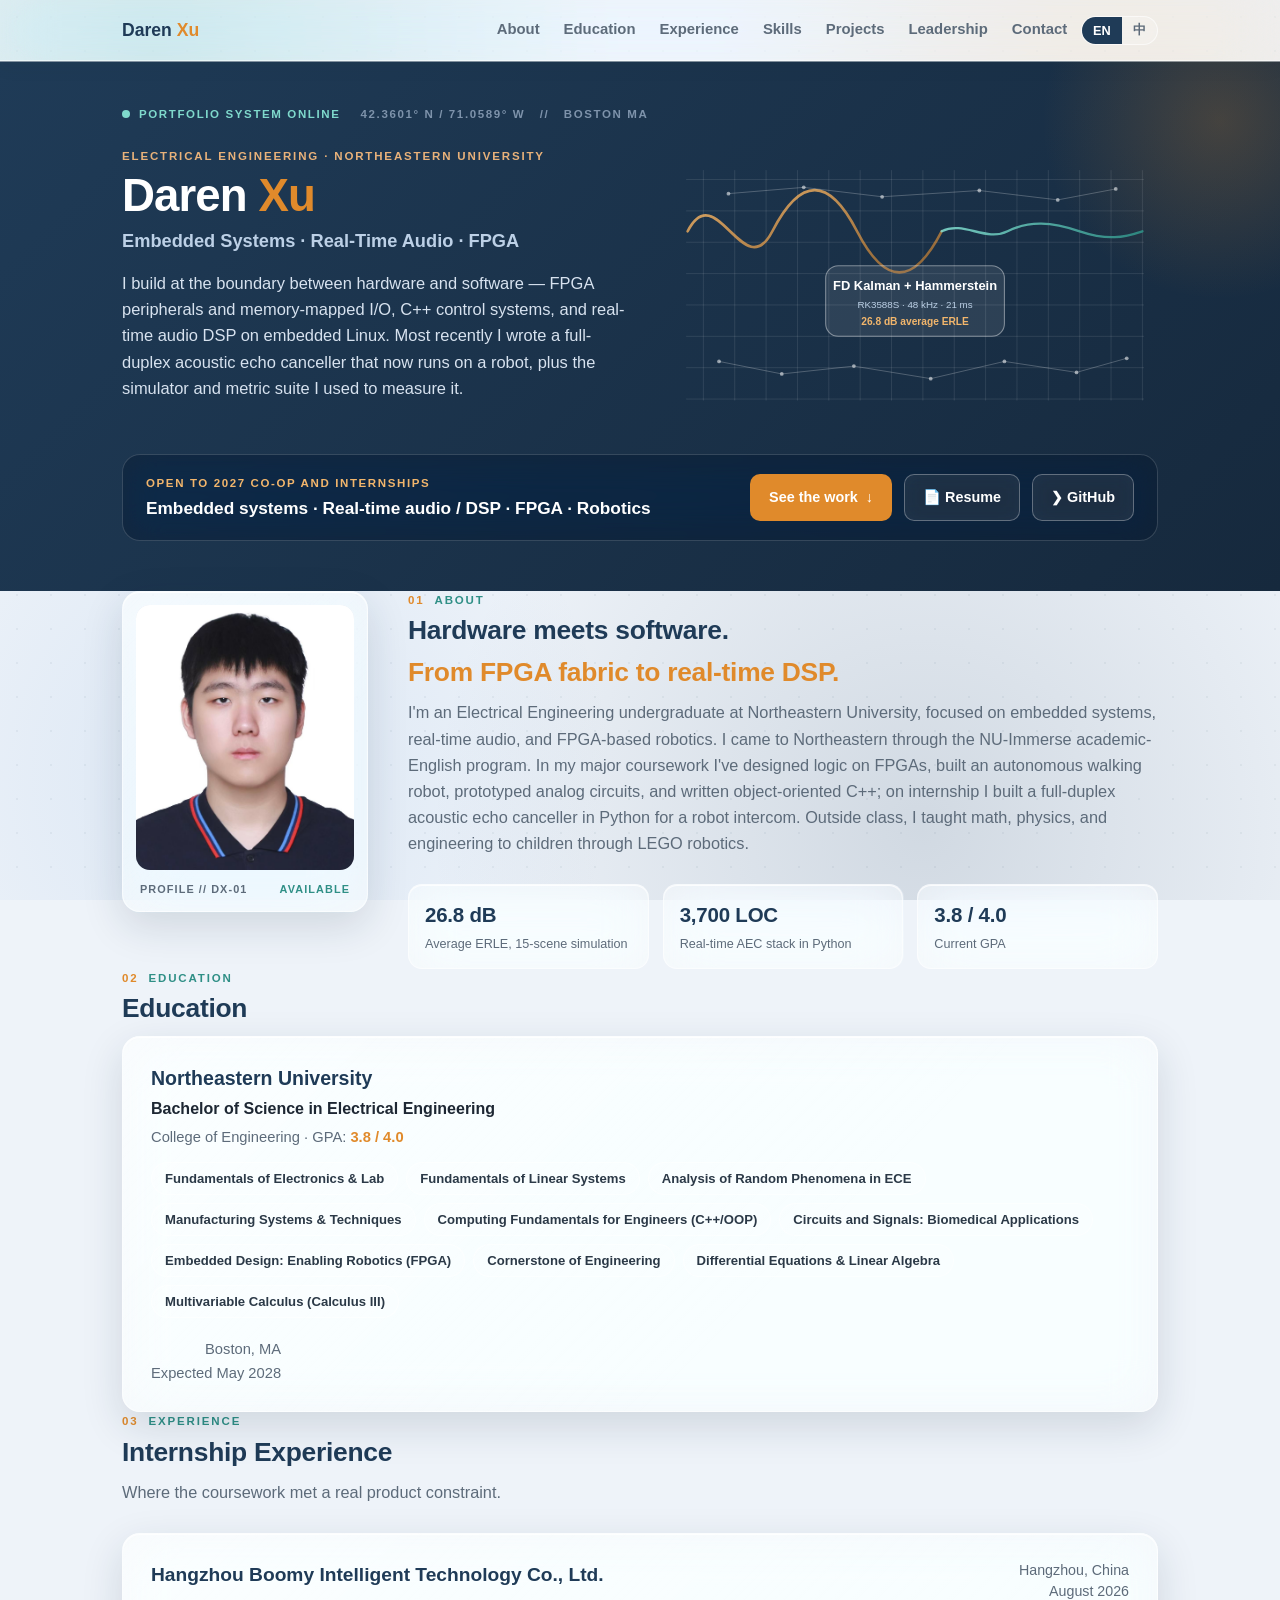
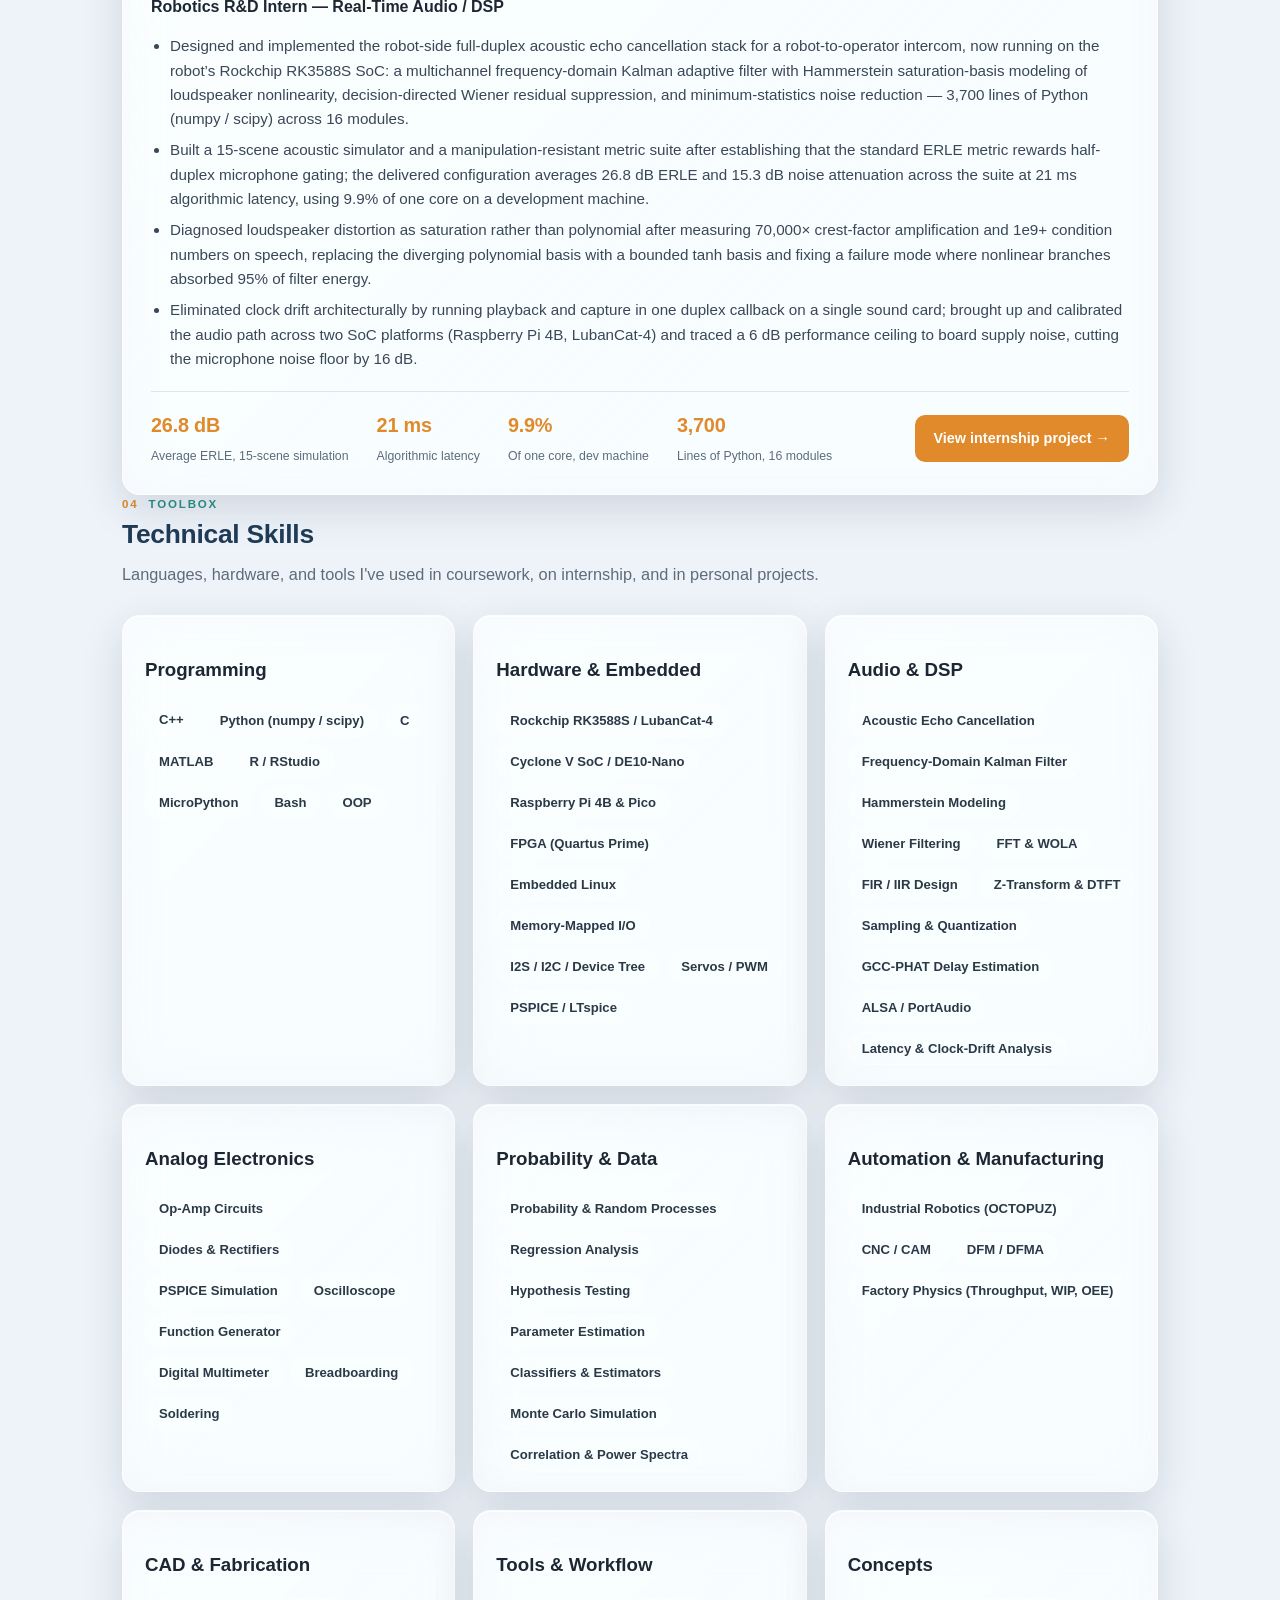
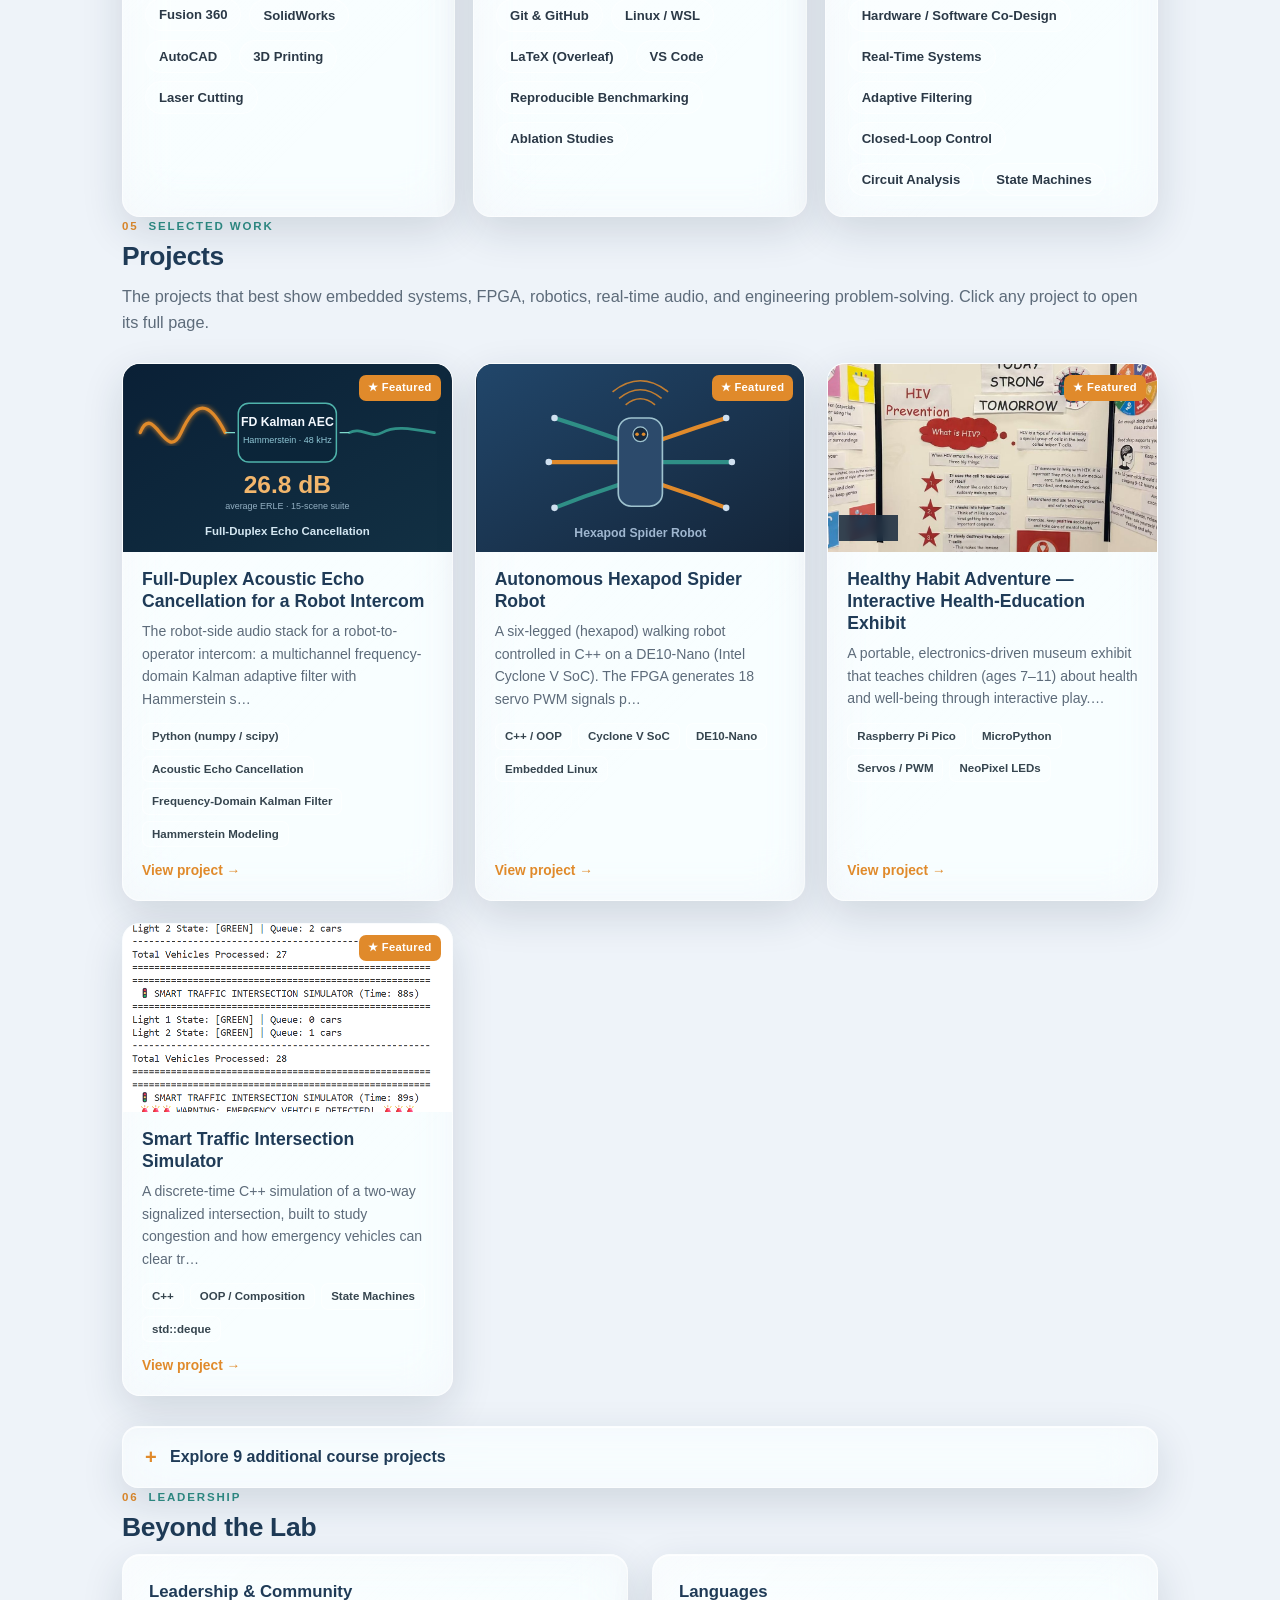
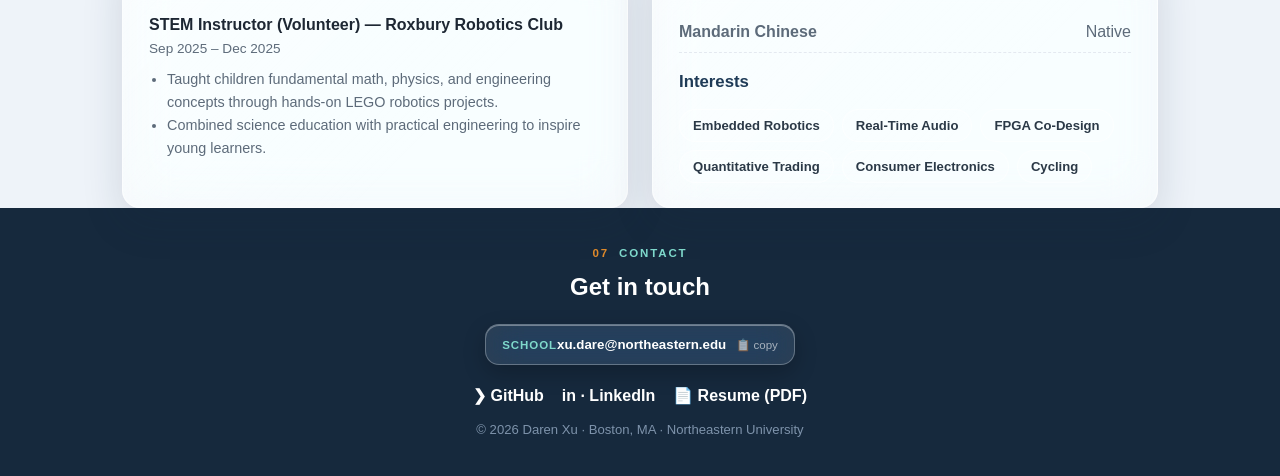
<file: index.html>
<!doctype html><html lang="en"><head><script>try{document.documentElement.setAttribute("data-lang",localStorage.getItem("lang")||"en")}catch(e){document.documentElement.setAttribute("data-lang","en")}</script>
<meta charset="utf-8"><meta name="viewport" content="width=device-width,initial-scale=1">
<title>Daren Xu · Embedded Systems, Real-Time Audio &amp; FPGA</title>
<meta name="description" content="Electrical Engineering portfolio of Daren Xu (Northeastern University) — embedded systems, real-time audio DSP, acoustic echo cancellation, FPGA, C++, and robotics."><meta property="og:title" content="Daren Xu · Embedded Systems, Real-Time Audio &amp; FPGA"><meta property="og:description" content="Electrical Engineering portfolio of Daren Xu (Northeastern University) — embedded systems, real-time audio DSP, acoustic echo cancellation, FPGA, C++, and robotics."><meta property="og:type" content="website"><meta property="og:image" content="https://darenxu.com/assets/og-card.png"><meta name="twitter:card" content="summary_large_image"><meta name="twitter:title" content="Daren Xu · Embedded Systems, Real-Time Audio &amp; FPGA"><meta name="twitter:description" content="Electrical Engineering portfolio of Daren Xu (Northeastern University) — embedded systems, real-time audio DSP, acoustic echo cancellation, FPGA, C++, and robotics."><meta name="twitter:image" content="https://darenxu.com/assets/og-card.png"><link rel="icon" type="image/svg+xml" href="assets/favicon.svg"><link rel="canonical" href="https://darenxu.com/index.html">
<script type="application/ld+json">{"@context": "https://schema.org", "@type": "Person", "name": "Daren Xu", "jobTitle": "Electrical Engineering Student", "affiliation": {"@type": "CollegeOrUniversity", "name": "Northeastern University"}, "email": "mailto:xu.dare@northeastern.edu", "address": {"@type": "PostalAddress", "addressLocality": "Boston", "addressRegion": "MA"}, "sameAs": ["https://github.com/Daren210523", "https://www.linkedin.com/in/daren-xu-53a20a3a8"], "knowsAbout": ["Embedded systems", "FPGA", "C++", "Robotics", "Real-time audio", "Acoustic echo cancellation", "Adaptive filtering", "Signal processing"], "url": "https://darenxu.com/"}</script>
<link rel="stylesheet" href="assets/styles.css?v=cf0dbdbd"></head><body>
<a class="skip-link" href="#main-content">Skip to main content</a>
<canvas id="bgCanvas" aria-hidden="true"></canvas>
<div class="scroll-progress" aria-hidden="true"><span></span></div>
<nav aria-label="Primary navigation"><div class="wrap nav-in"><a class="brand" href="#top">Daren <span>Xu</span></a><div class="nav-right"><div class="nav-links" id="primary-navigation"><a href="#about"><span lang="en">About</span><span lang="zh">关于</span></a><a href="#education"><span lang="en">Education</span><span lang="zh">教育</span></a><a href="#experience"><span lang="en">Experience</span><span lang="zh">经历</span></a><a href="#skills"><span lang="en">Skills</span><span lang="zh">技能</span></a><a href="#projects"><span lang="en">Projects</span><span lang="zh">项目</span></a><a href="#more"><span lang="en">Leadership</span><span lang="zh">领导力</span></a><a href="#contact"><span lang="en">Contact</span><span lang="zh">联系</span></a></div><div class="langsw" role="group" aria-label="Language"><button type="button" class="lang-opt" data-set="en" aria-label="Show English">EN</button><button type="button" class="lang-opt" data-set="zh" aria-label="显示中文">中</button></div><button class="nav-toggle" type="button" aria-label="Open navigation menu" aria-controls="primary-navigation" aria-expanded="false">&#9776;</button></div></div></nav>
<header class="hero" id="top"><canvas id="heroCanvas" aria-hidden="true"></canvas>
  <div class="wrap hero-hud">
    <div class="hero-topline">
      <span class="system-online"><i class="pulse" aria-hidden="true"></i><span lang="en">Portfolio system online</span><span lang="zh">作品集系统在线</span></span>
      <span class="hero-coordinates">42.3601&deg; N / 71.0589&deg; W &nbsp; // &nbsp; BOSTON MA</span>
    </div>
    <div class="hero-main">
      <div class="hero-copy">
        <div class="eyebrow" style="color:#e9b27a"><span lang="en">Electrical Engineering · Northeastern University</span><span lang="zh">电气工程 · 东北大学</span></div>
        <h1>Daren <b>Xu</b></h1>
        <div class="role"><span lang="en">Embedded Systems · Real-Time Audio · FPGA</span><span lang="zh">嵌入式系统 · 实时音频 · FPGA</span></div>
        <p class="lead"><span lang="en">I build at the boundary between hardware and software — FPGA peripherals and memory-mapped I/O, C++ control systems, and real-time audio DSP on embedded Linux. Most recently I wrote a full-duplex acoustic echo canceller that now runs on a robot, plus the simulator and metric suite I used to measure it.</span><span lang="zh">我在软硬件的交界处做设计——FPGA 外设与内存映射 I/O、C++ 控制系统，以及嵌入式 Linux 上的实时音频 DSP。最近我写了一套全双工声学回声消除系统，目前已在机器人上运行，还搭建了用来测量它的仿真器与评测体系。</span></p>
      </div>
      <div class="hero-art"><svg viewBox="0 0 620 330" xmlns="http://www.w3.org/2000/svg" preserveAspectRatio="xMidYMid meet" aria-hidden="true" style="width:100%;height:auto;display:block" font-family="Segoe UI,Arial">
<defs><linearGradient id="hgA" x1="0" y1="0" x2="1" y2="1"><stop offset="0" stop-color="#f2b66c" stop-opacity=".95"/><stop offset="1" stop-color="#e08a2b" stop-opacity=".6"/></linearGradient>
<linearGradient id="hgB" x1="0" y1="0" x2="1" y2="0"><stop offset="0" stop-color="#7fd9cc"/><stop offset="1" stop-color="#2f8f86"/></linearGradient></defs>
<g stroke="rgba(255,255,255,.13)" stroke-width="1"><line x1="40" y1="18" x2="40" y2="312"/><line x1="80" y1="18" x2="80" y2="312"/><line x1="120" y1="18" x2="120" y2="312"/><line x1="160" y1="18" x2="160" y2="312"/><line x1="200" y1="18" x2="200" y2="312"/><line x1="240" y1="18" x2="240" y2="312"/><line x1="280" y1="18" x2="280" y2="312"/><line x1="320" y1="18" x2="320" y2="312"/><line x1="360" y1="18" x2="360" y2="312"/><line x1="400" y1="18" x2="400" y2="312"/><line x1="440" y1="18" x2="440" y2="312"/><line x1="480" y1="18" x2="480" y2="312"/><line x1="520" y1="18" x2="520" y2="312"/><line x1="560" y1="18" x2="560" y2="312"/><line x1="600" y1="18" x2="600" y2="312"/><line x1="18" y1="30" x2="602" y2="30"/><line x1="18" y1="70" x2="602" y2="70"/><line x1="18" y1="110" x2="602" y2="110"/><line x1="18" y1="150" x2="602" y2="150"/><line x1="18" y1="190" x2="602" y2="190"/><line x1="18" y1="230" x2="602" y2="230"/><line x1="18" y1="270" x2="602" y2="270"/><line x1="18" y1="310" x2="602" y2="310"/></g>
<g fill="none" stroke-linecap="round">
<path d="M20 96 C56 26 92 166 128 96 S200 26 236 96 S308 166 344 96" stroke="url(#hgA)" stroke-width="3.4" opacity=".95"/>
<path d="M344 96 C372 82 400 110 428 96 S484 84 520 96 S576 104 600 96" stroke="url(#hgB)" stroke-width="3" opacity=".9"/>
</g>
<g><rect x="196" y="140" width="228" height="90" rx="16" fill="rgba(255,255,255,.09)" stroke="rgba(255,255,255,.42)" stroke-width="1.4"/>
<text x="310" y="171" text-anchor="middle" fill="#ffffff" font-size="16.5" font-weight="800">FD Kalman + Hammerstein</text>
<text x="310" y="194" text-anchor="middle" fill="#bcd0e6" font-size="12.5">RK3588S &#183; 48 kHz &#183; 21 ms</text>
<text x="310" y="216" text-anchor="middle" fill="#f2b66c" font-size="13" font-weight="700">26.8 dB average ERLE</text></g>
<g fill="rgba(255,255,255,.55)"><circle cx="60" cy="262" r="2.4"/><circle cx="140" cy="278" r="2.4"/><circle cx="232" cy="268" r="2.4"/><circle cx="330" cy="284" r="2.4"/><circle cx="424" cy="262" r="2.4"/><circle cx="516" cy="276" r="2.4"/><circle cx="580" cy="258" r="2.4"/><circle cx="72" cy="48" r="2.4"/><circle cx="168" cy="40" r="2.4"/><circle cx="268" cy="52" r="2.4"/><circle cx="392" cy="44" r="2.4"/><circle cx="492" cy="56" r="2.4"/><circle cx="566" cy="42" r="2.4"/></g>
<g stroke="rgba(255,255,255,.26)" stroke-width="1.2" fill="none">
<path d="M60 262 L140 278 L232 268 L330 284 L424 262 L516 276 L580 258"/>
<path d="M72 48 L168 40 L268 52 L392 44 L492 56 L566 42"/></g>
</svg></div>
    </div>
    <div class="hero-dock">
      <div class="dock-copy"><span><span lang="en">Open to 2027 co-op and internships</span><span lang="zh">寻找 2027 年 Co-op 与实习机会</span></span><strong><span lang="en">Embedded systems · Real-time audio / DSP · FPGA · Robotics</span><span lang="zh">嵌入式系统 · 实时音频 / DSP · FPGA · 机器人</span></strong></div>
      <div class="btns">
        <a class="btn btn-primary" href="#experience"><span lang="en">See the work</span><span lang="zh">查看作品</span> &darr;</a>
        <a class="btn btn-ghost i18n-btn" lang="en" href="Daren_Xu_Resume_Web.pdf" target="_blank">&#128196; Resume</a><a class="btn btn-ghost i18n-btn" lang="zh" href="Daren_Xu_Resume_CN_Web.pdf" target="_blank">&#128196; 简历</a>
        <a class="btn btn-ghost" href="https://github.com/Daren210523" target="_blank" rel="noopener">&#10095; GitHub</a>
      </div>
    </div>
  </div>
</header>
<main id="main-content">
<section id="about" class="wrap"><div class="about-grid">
  <div class="profile-panel card reveal"><img src="assets/photo.jpg" alt="Daren Xu" width="246" height="300">
    <div class="profile-status"><span>PROFILE // DX-01</span><b><span lang="en">Available</span><span lang="zh">开放机会</span></b></div></div>
  <div class="about-copy">
    <div class="eyebrow" data-index="01"><span lang="en">About</span><span lang="zh">关于</span></div>
    <h2 class="sec about-headline"><span class="headline-main"><span lang="en">Hardware meets software.</span><span lang="zh">软硬件协同设计。</span></span><span class="headline-sub"><span lang="en">From FPGA fabric to real-time DSP.</span><span lang="zh">从 FPGA 逻辑到实时 DSP。</span></span></h2>
    <p class="sec-sub"><span lang="en">I&#x27;m an Electrical Engineering undergraduate at Northeastern University, focused on embedded systems, real-time audio, and FPGA-based robotics. I came to Northeastern through the NU-Immerse academic-English program. In my major coursework I&#x27;ve designed logic on FPGAs, built an autonomous walking robot, prototyped analog circuits, and written object-oriented C++; on internship I built a full-duplex acoustic echo canceller in Python for a robot intercom. Outside class, I taught math, physics, and engineering to children through LEGO robotics.</span><span lang="zh">我是东北大学电气工程专业的本科生，专注于嵌入式系统、实时音频与基于 FPGA 的机器人。我通过 NU-Immerse 学术英语项目进入东北大学。在专业课程中，我在 FPGA 上设计数字逻辑、搭建了一台自主步行机器人、制作并分析模拟电路，并编写面向对象的 C++；在实习中，我用 Python 为机器人对讲系统构建了一套全双工声学回声消除系统。课外，我曾通过乐高机器人课程给孩子们教授数学、物理与工程。</span></p>
    <div class="telemetry reveal"><div><strong>26.8 dB</strong><span><span lang="en">Average ERLE, 15-scene simulation</span><span lang="zh">15 场景仿真平均 ERLE</span></span></div><div><strong>3,700 LOC</strong><span><span lang="en">Real-time AEC stack in Python</span><span lang="zh">Python 实时 AEC 代码栈</span></span></div><div><strong>3.8 / 4.0</strong><span><span lang="en">Current GPA</span><span lang="zh">当前 GPA</span></span></div></div>
  </div>
</div></section>
<section id="education" class="wrap reveal"><div class="eyebrow" data-index="02"><span lang="en">Education</span><span lang="zh">教育</span></div><h2 class="sec"><span lang="en">Education</span><span lang="zh">教育</span></h2>
  <div class="edu card"><div><h3>Northeastern University</h3>
    <div class="deg"><span lang="en">Bachelor of Science in Electrical Engineering</span><span lang="zh">电气工程理学学士</span></div>
    <div class="meta"><span lang="en">College of Engineering</span><span lang="zh">工程学院</span> &middot; GPA: <span class="gpa-edit">3.8 / 4.0</span></div>
    <div class="chips"><span class="chip"><span lang="en">Fundamentals of Electronics &amp; Lab</span><span lang="zh">电子学基础与实验</span></span><span class="chip"><span lang="en">Fundamentals of Linear Systems</span><span lang="zh">线性系统基础</span></span><span class="chip"><span lang="en">Analysis of Random Phenomena in ECE</span><span lang="zh">电气与计算机工程中的随机现象分析</span></span><span class="chip"><span lang="en">Manufacturing Systems &amp; Techniques</span><span lang="zh">制造系统与技术</span></span><span class="chip"><span lang="en">Computing Fundamentals for Engineers (C++/OOP)</span><span lang="zh">工程师计算基础（C++/面向对象）</span></span><span class="chip"><span lang="en">Circuits and Signals: Biomedical Applications</span><span lang="zh">电路与信号：生物医学应用</span></span><span class="chip"><span lang="en">Embedded Design: Enabling Robotics (FPGA)</span><span lang="zh">嵌入式设计：赋能机器人（FPGA）</span></span><span class="chip"><span lang="en">Cornerstone of Engineering</span><span lang="zh">工程基石</span></span><span class="chip"><span lang="en">Differential Equations &amp; Linear Algebra</span><span lang="zh">微分方程与线性代数</span></span><span class="chip"><span lang="en">Multivariable Calculus (Calculus III)</span><span lang="zh">多元微积分（微积分 III）</span></span></div></div>
    <div class="when"><span lang="en">Boston, MA</span><span lang="zh">美国波士顿</span><br><span lang="en">Expected May 2028</span><span lang="zh">预计 2028 年 5 月毕业</span></div></div>
</section>
<section id="experience" class="wrap"><div class="eyebrow" data-index="03"><span lang="en">Experience</span><span lang="zh">经历</span></div><h2 class="sec"><span lang="en">Internship Experience</span><span lang="zh">实习经历</span></h2>
  <p class="sec-sub"><span lang="en">Where the coursework met a real product constraint.</span><span lang="zh">课堂所学第一次面对真实的产品约束。</span></p>
  <div class="experience-card card reveal"><div class="experience-top"><div><h3 class="experience-company"><span lang="en">Hangzhou Boomy Intelligent Technology Co., Ltd.</span><span lang="zh">杭州景业智能科技股份有限公司</span></h3><div class="experience-role"><span lang="en">Robotics R&amp;D Intern — Real-Time Audio / DSP</span><span lang="zh">机器人研发实习生 — 实时音频 / 数字信号处理</span></div></div><div class="experience-meta"><span lang="en">Hangzhou, China</span><span lang="zh">中国杭州</span><br><span lang="en">August 2026</span><span lang="zh">2026 年 8 月</span></div></div><ul><li><span lang="en">Designed and implemented the robot-side full-duplex acoustic echo cancellation stack for a robot-to-operator intercom, now running on the robot’s Rockchip RK3588S SoC: a multichannel frequency-domain Kalman adaptive filter with Hammerstein saturation-basis modeling of loudspeaker nonlinearity, decision-directed Wiener residual suppression, and minimum-statistics noise reduction — 3,700 lines of Python (numpy / scipy) across 16 modules.</span><span lang="zh">为机器人与操作员之间的对讲系统设计并实现了机器人端的全双工声学回声消除（AEC）软件栈，现已运行于机器人上的瑞芯微 RK3588S SoC：多通道频域卡尔曼自适应滤波器、建模扬声器非线性的 Hammerstein 饱和基扩展、判决引导的维纳残余抑制，以及基于最小值统计的降噪 —— 共 3,700 行 Python（numpy / scipy），16 个模块。</span></li><li><span lang="en">Built a 15-scene acoustic simulator and a manipulation-resistant metric suite after establishing that the standard ERLE metric rewards half-duplex microphone gating; the delivered configuration averages 26.8 dB ERLE and 15.3 dB noise attenuation across the suite at 21 ms algorithmic latency, using 9.9% of one core on a development machine.</span><span lang="zh">在确认业界常用的 ERLE 指标会奖励“静音麦克风”的半双工行为后，构建了 15 个场景的声学仿真器与一套抗指标操纵的评测体系；交付配置在全部场景上平均达到 26.8 dB ERLE 与 15.3 dB 噪声衰减，算法延迟 21 ms，在开发机上占用单核 9.9%。</span></li><li><span lang="en">Diagnosed loudspeaker distortion as saturation rather than polynomial after measuring 70,000× crest-factor amplification and 1e9+ condition numbers on speech, replacing the diverging polynomial basis with a bounded tanh basis and fixing a failure mode where nonlinear branches absorbed 95% of filter energy.</span><span lang="zh">实测语音下三次多项式基的峰值因数放大达 70,000 倍、相关矩阵条件数超过 1e9，据此判定扬声器失真的本质是饱和而非多项式，遂用有界的 tanh 饱和基替换发散的多项式基，解决了非线性分支吞掉 95% 滤波器能量的故障模式。</span></li><li><span lang="en">Eliminated clock drift architecturally by running playback and capture in one duplex callback on a single sound card; brought up and calibrated the audio path across two SoC platforms (Raspberry Pi 4B, LubanCat-4) and traced a 6 dB performance ceiling to board supply noise, cutting the microphone noise floor by 16 dB.</span><span lang="zh">通过将播放与采集放入同一声卡的单个双工回调，从架构上消除了时钟漂移；在两个 SoC 平台（Raspberry Pi 4B、LubanCat-4）完成音频通路的硬件调试与标定，并将 6 dB 的性能天花板定位为板级供电噪声，使麦克风底噪降低 16 dB。</span></li></ul><div class="experience-footer"><div class="experience-metrics"><div class="experience-metric"><strong>26.8 dB</strong><span><span lang="en">Average ERLE, 15-scene simulation</span><span lang="zh">15 场景仿真平均 ERLE</span></span></div><div class="experience-metric"><strong>21 ms</strong><span><span lang="en">Algorithmic latency</span><span lang="zh">算法延迟</span></span></div><div class="experience-metric"><strong>9.9%</strong><span><span lang="en">Of one core, dev machine</span><span lang="zh">单核占用（开发机）</span></span></div><div class="experience-metric"><strong>3,700</strong><span><span lang="en">Lines of Python, 16 modules</span><span lang="zh">Python 代码行数，16 个模块</span></span></div></div><a class="btn btn-primary" href="projects/full-duplex-acoustic-echo-cancellation-for-a-rob.html"><span lang="en">View internship project →</span><span lang="zh">查看实习项目 →</span></a></div></div>
</section>
<section id="skills" class="wrap"><div class="eyebrow" data-index="04"><span lang="en">Toolbox</span><span lang="zh">工具箱</span></div><h2 class="sec"><span lang="en">Technical Skills</span><span lang="zh">专业技能</span></h2>
  <p class="sec-sub"><span lang="en">Languages, hardware, and tools I&#x27;ve used in coursework, on internship, and in personal projects.</span><span lang="zh">我在课程、实习与个人项目中使用过的编程语言、硬件和工具。</span></p>
  <div class="skill-grid"><div class="skill-card card reveal"><h3><span lang="en">Programming</span><span lang="zh">编程</span></h3><div class="chips"><span class="chip">C++</span><span class="chip">Python (numpy / scipy)</span><span class="chip">C</span><span class="chip">MATLAB</span><span class="chip">R / RStudio</span><span class="chip">MicroPython</span><span class="chip">Bash</span><span class="chip">OOP</span></div></div><div class="skill-card card reveal"><h3><span lang="en">Hardware &amp; Embedded</span><span lang="zh">硬件与嵌入式</span></h3><div class="chips"><span class="chip">Rockchip RK3588S / LubanCat-4</span><span class="chip">Cyclone V SoC / DE10-Nano</span><span class="chip">Raspberry Pi 4B &amp; Pico</span><span class="chip">FPGA (Quartus Prime)</span><span class="chip">Embedded Linux</span><span class="chip">Memory-Mapped I/O</span><span class="chip">I2S / I2C / Device Tree</span><span class="chip">Servos / PWM</span><span class="chip">PSPICE / LTspice</span></div></div><div class="skill-card card reveal"><h3><span lang="en">Audio &amp; DSP</span><span lang="zh">音频与 DSP</span></h3><div class="chips"><span class="chip">Acoustic Echo Cancellation</span><span class="chip">Frequency-Domain Kalman Filter</span><span class="chip">Hammerstein Modeling</span><span class="chip">Wiener Filtering</span><span class="chip">FFT &amp; WOLA</span><span class="chip">FIR / IIR Design</span><span class="chip">Z-Transform &amp; DTFT</span><span class="chip">Sampling &amp; Quantization</span><span class="chip">GCC-PHAT Delay Estimation</span><span class="chip">ALSA / PortAudio</span><span class="chip">Latency &amp; Clock-Drift Analysis</span></div></div><div class="skill-card card reveal"><h3><span lang="en">Analog Electronics</span><span lang="zh">模拟电子</span></h3><div class="chips"><span class="chip">Op-Amp Circuits</span><span class="chip">Diodes &amp; Rectifiers</span><span class="chip">PSPICE Simulation</span><span class="chip">Oscilloscope</span><span class="chip">Function Generator</span><span class="chip">Digital Multimeter</span><span class="chip">Breadboarding</span><span class="chip">Soldering</span></div></div><div class="skill-card card reveal"><h3><span lang="en">Probability &amp; Data</span><span lang="zh">概率与数据</span></h3><div class="chips"><span class="chip">Probability &amp; Random Processes</span><span class="chip">Regression Analysis</span><span class="chip">Hypothesis Testing</span><span class="chip">Parameter Estimation</span><span class="chip">Classifiers &amp; Estimators</span><span class="chip">Monte Carlo Simulation</span><span class="chip">Correlation &amp; Power Spectra</span></div></div><div class="skill-card card reveal"><h3><span lang="en">Automation &amp; Manufacturing</span><span lang="zh">自动化与制造</span></h3><div class="chips"><span class="chip">Industrial Robotics (OCTOPUZ)</span><span class="chip">CNC / CAM</span><span class="chip">DFM / DFMA</span><span class="chip">Factory Physics (Throughput, WIP, OEE)</span></div></div><div class="skill-card card reveal"><h3><span lang="en">CAD &amp; Fabrication</span><span lang="zh">CAD 与制造</span></h3><div class="chips"><span class="chip">Fusion 360</span><span class="chip">SolidWorks</span><span class="chip">AutoCAD</span><span class="chip">3D Printing</span><span class="chip">Laser Cutting</span></div></div><div class="skill-card card reveal"><h3><span lang="en">Tools &amp; Workflow</span><span lang="zh">工具与工作流</span></h3><div class="chips"><span class="chip">Git &amp; GitHub</span><span class="chip">Linux / WSL</span><span class="chip">LaTeX (Overleaf)</span><span class="chip">VS Code</span><span class="chip">Reproducible Benchmarking</span><span class="chip">Ablation Studies</span></div></div><div class="skill-card card reveal"><h3><span lang="en">Concepts</span><span lang="zh">概念</span></h3><div class="chips"><span class="chip">Hardware / Software Co-Design</span><span class="chip">Real-Time Systems</span><span class="chip">Adaptive Filtering</span><span class="chip">Closed-Loop Control</span><span class="chip">Circuit Analysis</span><span class="chip">State Machines</span></div></div></div></section>
<section id="projects" class="wrap"><div class="eyebrow" data-index="05"><span lang="en">Selected Work</span><span lang="zh">精选作品</span></div><h2 class="sec"><span lang="en">Projects</span><span lang="zh">项目</span></h2>
  <p class="sec-sub"><span lang="en">The projects that best show embedded systems, FPGA, robotics, real-time audio, and engineering problem-solving. Click any project to open its full page.</span><span lang="zh">最能体现嵌入式系统、FPGA、机器人、实时音频与工程问题解决能力的项目。点击任意项目可打开其完整页面。</span></p>
  <div class="proj-grid featured-grid"><a class="proj card reveal" href="projects/full-duplex-acoustic-echo-cancellation-for-a-rob.html"><div class="thumb thumb-svg"><svg viewBox="0 0 400 230" xmlns="http://www.w3.org/2000/svg" preserveAspectRatio="xMidYMid meet" style="width:100%;height:100%;display:block" font-family="Segoe UI,Arial">
<defs><linearGradient id="aecbg" x1="0" y1="0" x2="1" y2="1"><stop offset="0" stop-color="#0a2036"/><stop offset="1" stop-color="#123043"/></linearGradient>
<filter id="aecglow"><feGaussianBlur stdDeviation="3" result="b"/><feMerge><feMergeNode in="b"/><feMergeNode in="SourceGraphic"/></feMerge></filter></defs>
<rect width="400" height="230" fill="url(#aecbg)"/>
<g fill="none" stroke-linecap="round"><path d="M20 84 C36 44 52 124 70 84 S104 44 124 84" stroke="#e08a2b" stroke-width="4" filter="url(#aecglow)"/>
<path d="M276 84 C290 76 302 92 316 84 S346 78 380 84" stroke="#2f8f86" stroke-width="3.4"/></g>
<g><rect x="140" y="48" width="120" height="72" rx="13" fill="#0b2539" stroke="#4fb3ab" stroke-width="1.8"/>
<text x="200" y="76" text-anchor="middle" fill="#f4f9ff" font-size="15" font-weight="800">FD Kalman AEC</text>
<text x="200" y="97" text-anchor="middle" fill="#8fc6d5" font-size="11">Hammerstein &#183; 48 kHz</text></g>
<g stroke="#7fd9cc" stroke-width="1.6" fill="none"><path d="M124 84 H136"/><path d="M264 84 H276"/></g>
<text x="200" y="158" text-anchor="middle" fill="#f2b66c" font-size="30" font-weight="800">26.8 dB</text>
<text x="200" y="178" text-anchor="middle" fill="#93afc2" font-size="11">average ERLE &#183; 15-scene suite</text>
<text x="200" y="209" text-anchor="middle" fill="#d4e7f2" font-size="14" font-weight="700">Full-Duplex Echo Cancellation</text>
</svg><span class="star">&#9733; <span lang="en">Featured</span><span lang="zh">精选</span></span></div><div class="body"><h4><span lang="en">Full-Duplex Acoustic Echo Cancellation for a Robot Intercom</span><span lang="zh">机器人对讲系统的全双工声学回声消除</span></h4><p><span lang="en">The robot-side audio stack for a robot-to-operator intercom: a multichannel frequency-domain Kalman adaptive filter with Hammerstein s…</span><span lang="zh">机器人端的音频软件栈，服务于机器人与操作员之间的对讲：多通道频域卡尔曼自适应滤波器、用 Hammerstein 饱和基建模扬声…</span></p><div class="tags"><span class="tag">Python (numpy / scipy)</span><span class="tag">Acoustic Echo Cancellation</span><span class="tag">Frequency-Domain Kalman Filter</span><span class="tag">Hammerstein Modeling</span></div><span class="view"><span lang="en">View project →</span><span lang="zh">查看项目 →</span></span></div></a><a class="proj card reveal" href="projects/autonomous-hexapod-spider-robot.html"><div class="thumb thumb-svg"><svg viewBox="0 0 400 230" xmlns="http://www.w3.org/2000/svg" preserveAspectRatio="xMidYMid meet" style="width:100%;height:100%;display:block">
<defs><linearGradient id="thbg" x1="0" y1="0" x2="1" y2="1"><stop offset="0" stop-color="#21466a"/><stop offset="1" stop-color="#142539"/></linearGradient></defs>
<rect width="400" height="230" fill="url(#thbg)"/>
<g fill="none" stroke="#e08a2b" stroke-width="2" opacity="0.85"><path d="M182 50 q18 -15 36 0"/><path d="M174 42 q26 -21 52 0"/><path d="M166 34 q34 -27 68 0"/></g>
<g stroke-width="5" fill="none" stroke-linecap="round" stroke-linejoin="round">
<polyline points="227,92 268,78 305,66" stroke="#e08a2b"/><polyline points="227,120 272,120 312,120" stroke="#2f8f86"/>
<polyline points="227,148 268,162 305,176" stroke="#e08a2b"/><polyline points="173,92 132,78 95,66" stroke="#2f8f86"/>
<polyline points="173,120 128,120 88,120" stroke="#e08a2b"/><polyline points="173,148 132,162 95,176" stroke="#2f8f86"/></g>
<g fill="#cfe0f0"><circle cx="305" cy="66" r="4"/><circle cx="312" cy="120" r="4"/><circle cx="305" cy="176" r="4"/><circle cx="95" cy="66" r="4"/><circle cx="88" cy="120" r="4"/><circle cx="95" cy="176" r="4"/></g>
<rect x="173" y="66" width="54" height="108" rx="16" fill="#2c4a6b" stroke="#9fc3cf" stroke-width="2"/>
<circle cx="200" cy="86" r="9" fill="#16293d" stroke="#9fc3cf" stroke-width="1.5"/><circle cx="196" cy="86" r="2.2" fill="#e08a2b"/><circle cx="204" cy="86" r="2.2" fill="#e08a2b"/>
<text x="200" y="212" text-anchor="middle" fill="#9fb6cf" font-family="Segoe UI,Arial" font-size="15" font-weight="700">Hexapod Spider Robot</text></svg><span class="star">&#9733; <span lang="en">Featured</span><span lang="zh">精选</span></span></div><div class="body"><h4><span lang="en">Autonomous Hexapod Spider Robot</span><span lang="zh">自主六足蜘蛛机器人</span></h4><p><span lang="en">A six-legged (hexapod) walking robot controlled in C++ on a DE10-Nano (Intel Cyclone V SoC). The FPGA generates 18 servo PWM signals p…</span><span lang="zh">一个用 C++ 在 DE10-Nano（Intel Cyclone V SoC）上控制的六足步行机器人。FPGA 生成 18…</span></p><div class="tags"><span class="tag">C++ / OOP</span><span class="tag">Cyclone V SoC</span><span class="tag">DE10-Nano</span><span class="tag">Embedded Linux</span></div><span class="view"><span lang="en">View project →</span><span lang="zh">查看项目 →</span></span></div></a><a class="proj card reveal" href="projects/healthy-habit-adventure-interactive-health-educa.html"><div class="thumb"><img src="assets/projects/design-healthy-habit-adventure-interactive-health-educa-0.jpg" alt="Healthy Habit Adventure — Interactive Health-Education Exhibit" loading="lazy"><span class="star">&#9733; <span lang="en">Featured</span><span lang="zh">精选</span></span><span class="vid">&#9654; <span lang="en">Video</span><span lang="zh">视频</span></span></div><div class="body"><h4><span lang="en">Healthy Habit Adventure — Interactive Health-Education Exhibit</span><span lang="zh">健康习惯大冒险 — 互动式健康教育展品</span></h4><p><span lang="en">A portable, electronics-driven museum exhibit that teaches children (ages 7–11) about health and well-being through interactive play.…</span><span lang="zh">一个便携、由电子驱动的博物馆展品，通过动手互动向儿童（7–11 岁）普及健康与福祉知识。它以 Raspberry Pi Pic…</span></p><div class="tags"><span class="tag">Raspberry Pi Pico</span><span class="tag">MicroPython</span><span class="tag">Servos / PWM</span><span class="tag">NeoPixel LEDs</span></div><span class="view"><span lang="en">View project →</span><span lang="zh">查看项目 →</span></span></div></a><a class="proj card reveal" href="projects/smart-traffic-intersection-simulator.html"><div class="thumb"><img src="assets/projects/software-smart-traffic-intersection-simulator-0.png" alt="Smart Traffic Intersection Simulator" loading="lazy"><span class="star">&#9733; <span lang="en">Featured</span><span lang="zh">精选</span></span></div><div class="body"><h4><span lang="en">Smart Traffic Intersection Simulator</span><span lang="zh">智能交通路口模拟器</span></h4><p><span lang="en">A discrete-time C++ simulation of a two-way signalized intersection, built to study congestion and how emergency vehicles can clear tr…</span><span lang="zh">一个用 C++ 编写的离散时间双向信号灯路口模拟器，用于研究交通拥堵以及紧急车辆如何疏导交通。由七个类组成的面向对象引擎对车辆…</span></p><div class="tags"><span class="tag">C++</span><span class="tag">OOP / Composition</span><span class="tag">State Machines</span><span class="tag">std::deque</span></div><span class="view"><span lang="en">View project →</span><span lang="zh">查看项目 →</span></span></div></a></div>
  <details class="archive"><summary><span lang="en">Explore 9 additional course projects</span><span lang="zh">查看另外 9 个课程项目</span></summary><div class="class-group"><div class="class-head"><span class="cc">EECE 2160</span><span class="cn"><span lang="en">Embedded Design: Enabling Robotics</span><span lang="zh">嵌入式设计：赋能机器人</span></span><span class="cat"><span lang="en">Embedded &amp; FPGA</span><span lang="zh">嵌入式与 FPGA</span></span></div><div class="proj-grid"><a class="proj card reveal" href="projects/4-bit-ripple-carry-adder-on-fpga.html"><div class="thumb"><img src="assets/projects/embedded-4-bit-ripple-carry-adder-on-fpga-0.png" alt="4-Bit Ripple-Carry Adder on FPGA" loading="lazy"></div><div class="body"><h4><span lang="en">4-Bit Ripple-Carry Adder on FPGA</span><span lang="zh">FPGA 上的 4 位行波进位加法器</span></h4><p><span lang="en">Designed and verified a 4-bit ripple-carry adder in Intel Quartus Prime by chaining four full-adder building blocks targeting the Cycl…</span><span lang="zh">在 Intel Quartus Prime 中通过级联四个全加器模块，设计并验证了一个面向 Cyclone V（DE1-SoC…</span></p><div class="tags"><span class="tag">FPGA</span><span class="tag">Quartus Prime</span><span class="tag">Digital Logic</span><span class="tag">Schematic Design</span></div><span class="view"><span lang="en">View project →</span><span lang="zh">查看项目 →</span></span></div></a><a class="proj card reveal" href="projects/fpga-based-embedded-robotics-sensing-and-actuati.html"><div class="thumb"><img src="assets/projects/embedded-fpga-based-embedded-robotics-sensing-and-actuati-0.jpg" alt="FPGA-Based Embedded Robotics: Sensing and Actuation" loading="lazy"></div><div class="body"><h4><span lang="en">FPGA-Based Embedded Robotics: Sensing and Actuation</span><span lang="zh">基于 FPGA 的嵌入式机器人：感知与驱动</span></h4><p><span lang="en">Built and characterized embedded hardware on the DE1-SoC platform, interfacing an ultrasonic distance sensor and a joystick-controlled…</span><span lang="zh">在 DE1-SoC 平台上搭建并测试嵌入式硬件，用 FPGA 生成的 PWM 信号驱动超声波测距传感器和一个由摇杆控制的 RC…</span></p><div class="tags"><span class="tag">DE1-SoC</span><span class="tag">Embedded Systems</span><span class="tag">PWM</span><span class="tag">Ultrasonic Sensor</span></div><span class="view"><span lang="en">View project →</span><span lang="zh">查看项目 →</span></span></div></a><a class="proj card reveal" href="projects/interactive-c-bit-manipulation-utility.html"><div class="thumb"><img src="assets/projects/embedded-interactive-c-bit-manipulation-utility-0.png" alt="Interactive C++ Bit-Manipulation Utility" loading="lazy"></div><div class="body"><h4><span lang="en">Interactive C++ Bit-Manipulation Utility</span><span lang="zh">交互式 C++ 位操作工具</span></h4><p><span lang="en">Developed an interactive C++ program that converts an 8-bit integer to binary and lets the user inspect, set, and clear individual bit…</span><span lang="zh">开发了一个交互式 C++ 程序，将 8 位整数转换为二进制，并允许用户检查、置位和清除单个比特，每次操作后显示修改后的二进制值…</span></p><div class="tags"><span class="tag">C++</span><span class="tag">Bitwise Operations</span><span class="tag">g++</span><span class="tag">Linux</span></div><span class="view"><span lang="en">View project →</span><span lang="zh">查看项目 →</span></span></div></a></div></div><div class="class-group"><div class="class-head"><span class="cc">GE 1501</span><span class="cn"><span lang="en">Cornerstone of Engineering</span><span lang="zh">工程基石</span></span><span class="cat"><span lang="en">Design &amp; Fabrication</span><span lang="zh">设计与制造</span></span></div><div class="proj-grid"><a class="proj card reveal" href="projects/raspberry-pi-pico-embedded-system-design.html"><div class="thumb"><img src="assets/projects/design-raspberry-pi-pico-embedded-system-design-0.png" alt="Raspberry Pi Pico Embedded System Design" loading="lazy"></div><div class="body"><h4><span lang="en">Raspberry Pi Pico Embedded System Design</span><span lang="zh">Raspberry Pi Pico 嵌入式系统设计</span></h4><p><span lang="en">Designed and prototyped a microcontroller circuit on a Raspberry Pi Pico, integrating multiple LEDs, current-limiting resistors, a pus…</span><span lang="zh">在 Raspberry Pi Pico 上设计并搭建了一个微控制器电路原型，在面包板上集成了多个 LED、限流电阻、一个按钮和…</span></p><div class="tags"><span class="tag">Raspberry Pi Pico</span><span class="tag">Embedded Systems</span><span class="tag">Breadboard Prototyping</span><span class="tag">Circuit Design</span></div><span class="view"><span lang="en">View project →</span><span lang="zh">查看项目 →</span></span></div></a></div></div><div class="class-group"><div class="class-head"><span class="cc">EECE 2140</span><span class="cn"><span lang="en">Computing Fundamentals for Engineers</span><span lang="zh">工程师计算基础</span></span><span class="cat"><span lang="en">Software &amp; Algorithms</span><span lang="zh">软件与算法</span></span></div><div class="proj-grid"><a class="proj card reveal" href="projects/network-routing-engine-dfs-pathfinder.html"><div class="thumb"><img src="assets/projects/software-network-routing-engine-dfs-pathfinder-0.png" alt="Network Routing Engine (DFS Pathfinder)" loading="lazy"></div><div class="body"><h4><span lang="en">Network Routing Engine (DFS Pathfinder)</span><span lang="zh">网络路由引擎（DFS 寻路）</span></h4><p><span lang="en">A C++ network routing engine that parses a weighted graph of nodes and bandwidth-labeled links, then applies depth-first search to fin…</span><span lang="zh">一个 C++ 网络路由引擎，它解析由节点和带带宽标注的链路组成的加权图，再用深度优先搜索（DFS）寻找满足最小带宽约束的可行路…</span></p><div class="tags"><span class="tag">C++</span><span class="tag">DFS</span><span class="tag">Graphs</span><span class="tag">Smart Pointers</span></div><span class="view"><span lang="en">View project →</span><span lang="zh">查看项目 →</span></span></div></a><a class="proj card reveal" href="projects/terminal-calculator-c.html"><div class="thumb"><img src="assets/projects/software-terminal-calculator-c-0.png" alt="Terminal Calculator (C++)" loading="lazy"></div><div class="body"><h4><span lang="en">Terminal Calculator (C++)</span><span lang="zh">终端计算器（C++）</span></h4><p><span lang="en">A command-line arithmetic calculator written in C++ supporting addition, subtraction, multiplication, division, and modulo operations…</span><span lang="zh">一个用 C++ 编写的命令行算术计算器，支持加、减、乘、除和取模运算，带交互式运算循环和退出命令。程序使用 std::limi…</span></p><div class="tags"><span class="tag">C++</span><span class="tag">CLI</span><span class="tag">Input Validation</span><span class="tag">g++</span></div><span class="view"><span lang="en">View project →</span><span lang="zh">查看项目 →</span></span></div></a></div></div><div class="class-group"><div class="class-head"><span class="cc">EECE 2150</span><span class="cn"><span lang="en">Circuits and Signals: Biomedical Applications</span><span lang="zh">电路与信号：生物医学应用</span></span><span class="cat"><span lang="en">Circuits &amp; Signals</span><span lang="zh">电路与信号</span></span></div><div class="proj-grid"><a class="proj card reveal" href="projects/ecg-signal-acquisition-and-frequency-domain-anal.html"><div class="thumb"><img src="assets/projects/signals-ecg-signal-acquisition-and-frequency-domain-anal-0.png" alt="ECG Signal Acquisition and Frequency-Domain Analysis" loading="lazy"></div><div class="body"><h4><span lang="en">ECG Signal Acquisition and Frequency-Domain Analysis</span><span lang="zh">心电信号采集与频域分析</span></h4><p><span lang="en">Acquired body-surface electrocardiogram (ECG) signals through an instrumentation front-end and analyzed them in both the time and freq…</span><span lang="zh">通过仪表前端采集体表心电（ECG）信号，并使用 MATLAB 在时域和频域两方面进行分析。该工作将原始与增益缩放后的时域波形同…</span></p><div class="tags"><span class="tag">ECG</span><span class="tag">MATLAB</span><span class="tag">FFT</span><span class="tag">Biomedical Signals</span></div><span class="view"><span lang="en">View project →</span><span lang="zh">查看项目 →</span></span></div></a><a class="proj card reveal" href="projects/digital-filtering-and-qrs-heartbeat-detection-pi.html"><div class="thumb"><img src="assets/projects/signals-digital-filtering-and-qrs-heartbeat-detection-pi-0.png" alt="Digital Filtering and QRS Heartbeat Detection Pipeline" loading="lazy"></div><div class="body"><h4><span lang="en">Digital Filtering and QRS Heartbeat Detection Pipeline</span><span lang="zh">数字滤波与 QRS 心搏检测流水线</span></h4><p><span lang="en">Designed a multi-stage digital signal processing pipeline in MATLAB to clean noisy ECG recordings and detect heartbeats. The chain app…</span><span lang="zh">在 MATLAB 中设计了一条多级数字信号处理流水线，用于净化含噪的 ECG 记录并检测心搏。该处理链依次应用巴特沃斯低通滤波…</span></p><div class="tags"><span class="tag">Digital Filtering</span><span class="tag">Butterworth</span><span class="tag">Parks-McClellan FIR</span><span class="tag">Notch Filter</span></div><span class="view"><span lang="en">View project →</span><span lang="zh">查看项目 →</span></span></div></a><a class="proj card reveal" href="projects/fourier-analysis-and-spice-spectral-simulation.html"><div class="thumb"><img src="assets/projects/signals-fourier-analysis-and-spice-spectral-simulation-0.png" alt="Fourier Analysis and SPICE Spectral Simulation" loading="lazy"></div><div class="body"><h4><span lang="en">Fourier Analysis and SPICE Spectral Simulation</span><span lang="zh">傅里叶分析与 SPICE 频谱仿真</span></h4><p><span lang="en">Explored discrete Fourier methods and circuit-level spectral behavior for periodic signals. A square wave was decomposed and reconstru…</span><span lang="zh">探索了周期信号的离散傅里叶方法以及电路层面的频谱行为。在 MATLAB 中通过 FFT/IFFT 对方波进行分解与重建，以验证…</span></p><div class="tags"><span class="tag">FFT</span><span class="tag">IFFT</span><span class="tag">LTspice</span><span class="tag">Spectral Analysis</span></div><span class="view"><span lang="en">View project →</span><span lang="zh">查看项目 →</span></span></div></a></div></div></details>
</section>
<section id="more" class="wrap"><div class="eyebrow" data-index="06"><span lang="en">Leadership</span><span lang="zh">领导力</span></div><h2 class="sec"><span lang="en">Beyond the Lab</span><span lang="zh">课堂之外</span></h2><div class="two">
  <div class="mini card reveal"><h4><span lang="en">Leadership &amp; Community</span><span lang="zh">领导力与社区</span></h4>
    <div class="role2"><span lang="en">STEM Instructor (Volunteer) — Roxbury Robotics Club</span><span lang="zh">STEM 讲师（志愿者）— Roxbury 机器人俱乐部</span></div>
    <div class="dt"><span lang="en">Sep 2025 – Dec 2025</span><span lang="zh">2025 年 9 月 – 12 月</span></div>
    <ul><li><span lang="en">Taught children fundamental math, physics, and engineering concepts through hands-on LEGO robotics projects.</span><span lang="zh">通过动手的乐高机器人项目，向孩子们教授数学、物理和工程的基础概念。</span></li>
        <li><span lang="en">Combined science education with practical engineering to inspire young learners.</span><span lang="zh">将科学教育与工程实践相结合，启发年轻学习者。</span></li></ul></div>
  <div class="mini card reveal"><h4><span lang="en">Languages</span><span lang="zh">语言</span></h4><div class="lang-row"><b><span lang="en">Mandarin Chinese</span><span lang="zh">中文（普通话）</span></b><span><span lang="en">Native</span><span lang="zh">母语</span></span></div>
    <h4 style="margin-top:16px"><span lang="en">Interests</span><span lang="zh">兴趣爱好</span></h4><div class="chips"><span class="chip"><span lang="en">Embedded Robotics</span><span lang="zh">嵌入式机器人</span></span><span class="chip"><span lang="en">Real-Time Audio</span><span lang="zh">实时音频</span></span><span class="chip"><span lang="en">FPGA Co-Design</span><span lang="zh">FPGA 协同设计</span></span><span class="chip"><span lang="en">Quantitative Trading</span><span lang="zh">量化交易</span></span><span class="chip"><span lang="en">Consumer Electronics</span><span lang="zh">消费电子</span></span><span class="chip"><span lang="en">Cycling</span><span lang="zh">骑行</span></span></div></div>
</div></section>
</main>
<footer id="contact"><div class="wrap"><div class="footer-heading"><div class="eyebrow" data-index="07"><span lang="en">Contact</span><span lang="zh">联系</span></div>
  <h2><span lang="en">Get in touch</span><span lang="zh">联系我</span></h2></div>
  <div class="emails" style="justify-content:center"><button type="button" class="email-card" data-email="xu.dare@northeastern.edu" aria-label="Copy school email address xu.dare@northeastern.edu"><span><span class="lab"><span lang="en">School</span><span lang="zh">学校</span></span><span class="addr">xu.dare@northeastern.edu</span></span><span class="cp">&#128203; <span lang="en">copy</span><span lang="zh">复制</span></span></button></div>
  <div class="fbtns" style="margin-top:18px">
    <a href="https://github.com/Daren210523" target="_blank" rel="noopener">&#10095; GitHub</a>
    <a href="https://www.linkedin.com/in/daren-xu-53a20a3a8" target="_blank" rel="noopener">in &middot; LinkedIn</a>
    <a class=" i18n-btn" lang="en" href="Daren_Xu_Resume_Web.pdf" target="_blank">&#128196; Resume (PDF)</a><a class=" i18n-btn" lang="zh" href="Daren_Xu_Resume_CN_Web.pdf" target="_blank">&#128196; 简历 (PDF)</a></div>
  <div class="small">&copy; 2026 Daren Xu &middot; Boston, MA &middot; Northeastern University</div></div></footer>
<script src="assets/site.js?v=cf0dbdbd"></script></body></html>
</file>
<file: assets/styles.css>
:root{--ink:#1d2733;--muted:#5d6b7a;--navy:#1f3b57;--navy2:#16293d;--accent:#e08a2b;--accent2:#2f8f86;
  --bg:#f4f7fb;--card:#fff;--line:#e4e9f0;--chip:#eef3f9;--shadow:0 6px 24px rgba(22,41,61,.08);
  --glass:rgba(255,255,255,.35);--glassS:rgba(255,255,255,.42);--gbrd:rgba(255,255,255,.55);--blur:blur(26px) saturate(180%) brightness(1.04);
  --ghi:inset 0 1px 0 rgba(255,255,255,.78),inset 0 0 0 1px rgba(255,255,255,.06);--gsh:0 14px 42px rgba(22,41,61,.14)}
*{box-sizing:border-box}html{scroll-behavior:smooth;background-color:#eef3f9;
  background-image:radial-gradient(60vw 60vw at 12% 6%,rgba(47,143,134,.16),transparent 60%),radial-gradient(55vw 55vw at 88% 16%,rgba(224,138,43,.13),transparent 60%),radial-gradient(62vw 62vw at 72% 92%,rgba(31,59,87,.14),transparent 62%),radial-gradient(50vw 50vw at 18% 86%,rgba(80,140,210,.12),transparent 60%);
  background-attachment:fixed}
body{margin:0;font-family:-apple-system,BlinkMacSystemFont,"Segoe UI",Roboto,Helvetica,Arial,"PingFang SC","Microsoft YaHei",sans-serif;color:var(--ink);background:transparent;line-height:1.6;-webkit-font-smoothing:antialiased}
#bgCanvas{position:fixed;inset:0;width:100%;height:100%;z-index:-1;pointer-events:none}
a{color:inherit;text-decoration:none}img{max-width:100%;display:block}
.wrap{max-width:1080px;margin:0 auto;padding:0 22px}section{padding:60px 0}
h2.sec{font-size:1.65rem;color:var(--navy);margin:0 0 6px;font-weight:800;letter-spacing:-.01em}
.sec-sub{color:var(--muted);margin:0 0 28px;font-size:1.02rem}
.eyebrow{text-transform:uppercase;letter-spacing:.16em;font-size:.72rem;font-weight:700;color:var(--accent2)}
/* i18n */
[lang="zh"]{display:none}
html[data-lang="zh"] [lang="en"]{display:none}
html[data-lang="zh"] [lang="zh"]{display:inline}
.langsw{display:inline-flex;border:1px solid rgba(255,255,255,.6);border-radius:999px;overflow:hidden;background:rgba(255,255,255,.14);-webkit-backdrop-filter:blur(14px);backdrop-filter:blur(14px);flex:none}
.lang-opt{padding:5px 11px;cursor:pointer;font-size:.8rem;font-weight:700;color:var(--muted);user-select:none;transition:background .2s,color .2s}
.lang-opt.active{background:var(--navy);color:#fff}
nav{position:sticky;top:0;z-index:50;background:rgba(247,250,253,.14);-webkit-backdrop-filter:blur(26px) saturate(190%);backdrop-filter:blur(26px) saturate(190%);border-bottom:1px solid rgba(255,255,255,.5);box-shadow:0 1px 0 rgba(255,255,255,.45),0 6px 20px rgba(22,41,61,.05)}
.nav-in{display:flex;align-items:center;justify-content:space-between;height:60px}
.brand{font-weight:800;color:var(--navy);font-size:1.1rem}.brand span{color:var(--accent)}
.nav-right{display:flex;align-items:center;gap:14px}
.nav-links{display:flex;gap:24px}.nav-links a{color:var(--muted);font-weight:600;font-size:.93rem;transition:color .2s}
.nav-links a:hover{color:var(--navy)}.nav-toggle{display:none;background:none;border:0;font-size:1.5rem;color:var(--navy);cursor:pointer}
.hero{background:linear-gradient(135deg,var(--navy),var(--navy2));color:#fff;padding:70px 0 80px;position:relative;overflow:hidden}
.hero:after{content:"";position:absolute;right:-120px;top:-120px;width:360px;height:360px;border-radius:50%;background:radial-gradient(circle,rgba(224,138,43,.22),transparent 70%)}
#heroCanvas{position:absolute;inset:0;width:100%;height:100%;z-index:1;pointer-events:none}
.hero-grid{display:grid;grid-template-columns:1fr 270px;gap:46px;align-items:center;position:relative;z-index:2}
.hero h1{font-size:2.8rem;margin:.2em 0 .15em;font-weight:800;letter-spacing:-.02em;line-height:1.08}
.hero .role{font-size:1.2rem;color:#bcd0e6;font-weight:600;margin-bottom:16px}
.hero p.lead{color:#d7e2ef;font-size:1.03rem;max-width:560px;margin:0 0 22px}
.hero .loc{color:#9fb6cf;font-size:.9rem;margin-bottom:20px}
.btns{display:flex;flex-wrap:wrap;gap:12px}
.btn{display:inline-flex;align-items:center;gap:8px;padding:11px 18px;border-radius:10px;font-weight:700;font-size:.9rem;transition:transform .15s,box-shadow .2s,background .2s;border:1px solid transparent;cursor:pointer}
.btn-primary{background:var(--accent);color:#fff}.btn-primary:hover{transform:translateY(-2px);box-shadow:0 8px 20px rgba(224,138,43,.35)}
.btn-ghost{background:rgba(255,255,255,.08);color:#fff;border-color:rgba(255,255,255,.3);-webkit-backdrop-filter:blur(10px);backdrop-filter:blur(10px)}.btn-ghost:hover{background:rgba(255,255,255,.18);transform:translateY(-2px)}
.photo-frame{justify-self:center;width:230px}
.photo-frame .ph{width:230px;height:288px;border-radius:18px;object-fit:cover;object-position:center 22%;border:5px solid rgba(255,255,255,.92);box-shadow:0 18px 40px rgba(0,0,0,.3);background:#dfe6ee}
.card{background:linear-gradient(135deg,rgba(255,255,255,.34),rgba(255,255,255,.06) 46%,rgba(255,255,255,0) 64%),var(--glass);-webkit-backdrop-filter:var(--blur);backdrop-filter:var(--blur);border:1px solid var(--gbrd);border-radius:18px;box-shadow:var(--ghi),var(--gsh)}
.edu{padding:26px 28px;display:flex;justify-content:space-between;gap:20px;flex-wrap:wrap}
.edu h3{margin:0;color:var(--navy);font-size:1.22rem}.edu .deg{font-weight:600;margin-top:2px}
.edu .meta{color:var(--muted);font-size:.92rem;margin-top:4px}.edu .when{text-align:right;color:var(--muted);font-size:.92rem;white-space:nowrap}
.gpa-edit{color:var(--accent);font-weight:700}
.chips{display:flex;flex-wrap:wrap;gap:8px;margin-top:13px}
.chip{background:rgba(255,255,255,.14);color:#2b3947;border:1px solid rgba(255,255,255,.5);border-radius:999px;padding:5px 13px;font-size:.82rem;font-weight:600}
.skill-grid{display:grid;grid-template-columns:repeat(auto-fit,minmax(250px,1fr));gap:18px}
.skill-card{padding:20px 22px}.skill-card h4{margin:0 0 12px;color:var(--navy);font-size:1.02rem;display:flex;align-items:center;gap:8px}
.skill-card h4:before{content:"";width:9px;height:9px;border-radius:3px;background:var(--accent2)}.skill-card .chip{background:rgba(255,255,255,.16)}
.class-group{margin-bottom:34px}
.class-head{display:flex;align-items:center;gap:12px;flex-wrap:wrap;margin:0 0 16px;padding-bottom:8px;border-bottom:2px solid var(--line)}
.class-head .cc{background:var(--navy);color:#fff;font-size:.8rem;font-weight:800;padding:4px 11px;border-radius:7px;letter-spacing:.03em}
.class-head .cn{color:var(--ink);font-weight:700;font-size:1.08rem}
.class-head .cat{color:var(--accent2);font-weight:700;font-size:.82rem;text-transform:uppercase;letter-spacing:.05em;margin-left:auto}
.proj-grid{display:grid;grid-template-columns:repeat(auto-fill,minmax(300px,1fr));gap:22px}
.proj{overflow:hidden;display:flex;flex-direction:column;transition:transform .2s,box-shadow .2s;position:relative}
.proj:hover{transform:translateY(-4px);box-shadow:0 14px 34px rgba(22,41,61,.14)}
.proj .thumb{position:relative;height:188px;overflow:hidden;background:#0c1622}
.proj .thumb img{width:100%;height:100%;object-fit:cover;transition:transform .35s}
.proj:hover .thumb img{transform:scale(1.05)}
.proj .thumb-svg{display:flex;align-items:center;justify-content:center;background:#16293d}
.proj .thumb-svg svg{width:100%;height:100%}
.proj .star{position:absolute;top:11px;right:11px;background:var(--accent);color:#fff;font-size:.7rem;font-weight:800;padding:4px 9px;border-radius:7px;letter-spacing:.03em}
.proj .vid{position:absolute;bottom:11px;left:11px;background:rgba(22,41,61,.85);color:#fff;font-size:.7rem;font-weight:700;padding:4px 9px;border-radius:7px;backdrop-filter:blur(4px)}
.proj .body{padding:17px 19px 18px;display:flex;flex-direction:column;flex:1}
.proj h4{margin:0 0 7px;color:var(--navy);font-size:1.1rem;line-height:1.25}
.proj p{color:var(--muted);font-size:.88rem;margin:0 0 13px}
.proj .tags{display:flex;flex-wrap:wrap;gap:6px;margin-bottom:13px}
.proj .tag{background:rgba(255,255,255,.14);color:#36454f;border:1px solid rgba(255,255,255,.5);border-radius:7px;padding:3px 9px;font-size:.72rem;font-weight:600}
.proj .view{margin-top:auto;color:var(--accent);font-weight:700;font-size:.86rem}
.two{display:grid;grid-template-columns:1fr 1fr;gap:24px}
.mini{padding:24px 26px}.mini h4{margin:0 0 6px;color:var(--navy);font-size:1.05rem}
.mini .role2{font-weight:700;color:var(--ink)}.mini .dt{color:var(--muted);font-size:.85rem;margin-bottom:8px}
.mini ul{margin:8px 0 0;padding-left:18px;color:var(--muted);font-size:.9rem}
.lang-row{display:flex;justify-content:space-between;padding:7px 0;border-bottom:1px dashed var(--line)}
.lang-row:last-child{border-bottom:0}.lang-row b{color:var(--ink)}.lang-row span{color:var(--muted)}
.emails{display:flex;gap:16px;flex-wrap:wrap;margin-top:6px}
.email-card{display:flex;align-items:center;gap:10px;background:rgba(255,255,255,.1);-webkit-backdrop-filter:blur(18px) saturate(180%);backdrop-filter:blur(18px) saturate(180%);border:1px solid rgba(255,255,255,.28);border-radius:14px;padding:12px 16px;cursor:pointer;transition:border .2s,transform .15s,box-shadow .2s;box-shadow:inset 0 1px 0 rgba(255,255,255,.35),0 8px 22px rgba(0,0,0,.22)}
.email-card:hover{background:rgba(255,255,255,.16)}
.email-card:hover{border-color:var(--accent2);transform:translateY(-2px)}
.email-card .lab{font-size:.72rem;text-transform:uppercase;letter-spacing:.08em;color:#7fd9cc;font-weight:700}
.email-card .addr{font-weight:700;color:#fff}.email-card .cp{font-size:.72rem;color:rgba(255,255,255,.6)}
footer{background:var(--navy2);color:#aebfd2;padding:36px 0;text-align:center}
footer .fbtns{display:flex;gap:18px;justify-content:center;margin:14px 0 8px;flex-wrap:wrap}
footer a{color:#fff;font-weight:600}footer .small{font-size:.82rem;color:#7e93ab;margin-top:10px}
.det-hero{background:linear-gradient(135deg,var(--navy),var(--navy2));color:#fff;padding:34px 0 40px}
.back{color:#bcd0e6;font-weight:600;font-size:.9rem;display:inline-block;margin-bottom:16px}.back:hover{color:#fff}
.det-badge{display:inline-flex;gap:8px;align-items:center;background:rgba(255,255,255,.1);border:1px solid rgba(255,255,255,.25);padding:5px 12px;border-radius:8px;font-size:.8rem;font-weight:700;margin-bottom:12px}
.det-hero h1{font-size:2.2rem;margin:.1em 0 .3em;font-weight:800;line-height:1.12}
.det-hero .term{color:#9fb6cf;font-weight:600;font-size:.95rem;margin-bottom:14px}
.det-hero .tags{display:flex;flex-wrap:wrap;gap:7px;margin-bottom:16px}
.det-hero .tag{background:rgba(255,255,255,.12);color:#eaf2fb;border-radius:6px;padding:4px 11px;font-size:.78rem;font-weight:600}
.det-body{padding:46px 0}
.det-body h2{color:var(--navy);font-size:1.3rem;margin:30px 0 10px;font-weight:800}.det-body h2:first-child{margin-top:0}
.det-body p{color:#3a4757;font-size:1.02rem;margin:0 0 12px}
.det-body ul{color:#3a4757;font-size:1.0rem;padding-left:20px;margin:6px 0 12px}.det-body li{margin-bottom:6px}
.gallery{display:grid;grid-template-columns:repeat(auto-fill,minmax(280px,1fr));gap:18px;margin-top:14px}
.gal-item{cursor:pointer;border-radius:14px;overflow:hidden;border:1px solid var(--gbrd);background:var(--glass);-webkit-backdrop-filter:var(--blur);backdrop-filter:var(--blur);box-shadow:var(--ghi),var(--gsh);transition:transform .2s}
.gal-item:hover{transform:translateY(-3px)}.gal-item img{width:100%;height:210px;object-fit:cover;background:#eef2f7}
.gal-item .gc{padding:11px 14px;font-size:.83rem;color:var(--muted)}
.figs{display:grid;grid-template-columns:1fr;gap:22px;margin-top:14px}
.fig-card{background:var(--glassS);-webkit-backdrop-filter:var(--blur);backdrop-filter:var(--blur);border:1px solid var(--gbrd);border-radius:16px;padding:20px 22px;box-shadow:var(--ghi),var(--gsh)}
.fig-card svg{width:100%;height:auto;display:block}.fig-card figcaption{color:var(--muted);font-size:.9rem;margin-top:12px;text-align:center}
.lb{position:fixed;inset:0;background:rgba(8,15,24,.94);z-index:100;display:none;align-items:center;justify-content:center;flex-direction:column;padding:30px}
.lb.open{display:flex}.lb img{max-width:92vw;max-height:78vh;border-radius:8px;box-shadow:0 20px 60px rgba(0,0,0,.5)}
.lb .lbcap{color:#dbe6f1;margin-top:16px;max-width:760px;text-align:center;font-size:.95rem}
.lb .x{position:absolute;top:18px;right:26px;color:#fff;font-size:2.1rem;cursor:pointer;opacity:.8}.lb .x:hover{opacity:1}
.lb .arrow{position:absolute;top:50%;transform:translateY(-50%);color:#fff;font-size:2.6rem;cursor:pointer;user-select:none;opacity:.7;padding:0 18px}.lb .arrow:hover{opacity:1}.lb .prev{left:6px}.lb .next{right:6px}
.reveal{opacity:0;transform:translateY(20px);transition:opacity .6s,transform .6s}.reveal.in{opacity:1;transform:none}
.toast{position:fixed;bottom:26px;left:50%;transform:translateX(-50%);background:var(--navy);color:#fff;padding:10px 18px;border-radius:10px;font-weight:600;font-size:.9rem;opacity:0;transition:opacity .3s;z-index:120;pointer-events:none}.toast.show{opacity:1}
@media(max-width:820px){.hero-grid{grid-template-columns:1fr;text-align:center}.photo-frame{order:-1}
  .hero .btns,.hero p.lead{margin-left:auto;margin-right:auto}.hero h1{font-size:2.1rem}
  .nav-links{position:absolute;top:60px;left:0;right:0;background:#fff;flex-direction:column;gap:0;border-bottom:1px solid var(--line);max-height:0;overflow:hidden;transition:max-height .3s}
  .nav-links.show{max-height:320px}.nav-links a{padding:13px 22px;border-top:1px solid var(--line)}
  .nav-toggle{display:block}.two{grid-template-columns:1fr}.edu .when{text-align:left}.class-head .cat{margin-left:0}}

/* ============ a11y + page chrome ============ */
.skip-link{position:absolute;left:-9999px;top:0;z-index:200;background:var(--navy);color:#fff;padding:11px 18px;border-radius:0 0 10px 0;font-weight:700}
.skip-link:focus{left:0}
.visually-hidden{position:absolute!important;width:1px;height:1px;padding:0;margin:-1px;overflow:hidden;clip:rect(0 0 0 0);white-space:nowrap;border:0}
a:focus-visible,button:focus-visible,summary:focus-visible{outline:2px solid var(--accent);outline-offset:3px;border-radius:4px}
.scroll-progress{position:fixed;top:0;left:0;right:0;height:3px;z-index:60;pointer-events:none}
.scroll-progress span{display:block;height:100%;width:0;background:linear-gradient(90deg,var(--accent2),var(--accent))}
.eyebrow[data-index]:before{content:attr(data-index);margin-right:10px;color:var(--accent);font-variant-numeric:tabular-nums}
/* block-level i18n (tables, figures) */
.i18n-blk{display:none}
.i18n-btn{display:none}
html:not([data-lang="zh"]) .i18n-btn[lang="en"],html[data-lang="zh"] .i18n-btn[lang="zh"]{display:inline-flex}
html:not([data-lang="zh"]) .i18n-blk[lang="en"],html[data-lang="zh"] .i18n-blk[lang="zh"]{display:block}
button.lang-opt{background:none;border:0;font-family:inherit}
button.email-card{font-family:inherit;text-align:left;border:1px solid rgba(255,255,255,.28)}

/* ============ hero (HUD) ============ */
.hero{padding:0}
.hero-hud{position:relative;z-index:2;padding:44px 22px 50px}
.hero-topline{display:flex;align-items:center;gap:20px;flex-wrap:wrap;font-size:.72rem;letter-spacing:.14em;text-transform:uppercase;font-weight:700;color:#9fb6cf}
.system-online{display:inline-flex;align-items:center;gap:9px;color:#7fd9cc}
.pulse{width:8px;height:8px;border-radius:50%;background:#7fd9cc;animation:pl 2.4s infinite}
@keyframes pl{0%{box-shadow:0 0 0 0 rgba(127,217,204,.6)}70%{box-shadow:0 0 0 11px rgba(127,217,204,0)}100%{box-shadow:0 0 0 0 rgba(127,217,204,0)}}
.hero-coordinates{color:#7e93ab}
.hero-main{display:grid;grid-template-columns:1.02fr .98fr;gap:44px;align-items:center;margin-top:24px}
.hero-copy h1{font-size:2.85rem;margin:.14em 0 .12em;font-weight:800;letter-spacing:-.02em;line-height:1.07;color:#fff}
.hero-copy h1 b{color:var(--accent);font-weight:800}
.hero-copy .role{font-size:1.14rem;color:#bcd0e6;font-weight:600;margin-bottom:14px}
.hero-copy .lead{color:#d7e2ef;font-size:1.01rem;max-width:540px;margin:0}
.hero-art{min-width:0}
.hero-dock{position:relative;z-index:2;margin-top:30px;display:flex;align-items:flex-end;justify-content:space-between;gap:24px;flex-wrap:wrap;background:rgba(10,22,36,.4);-webkit-backdrop-filter:blur(18px) saturate(160%);backdrop-filter:blur(18px) saturate(160%);border:1px solid rgba(255,255,255,.16);border-radius:18px;padding:19px 23px}
.dock-copy>span{display:block;font-size:.72rem;letter-spacing:.14em;text-transform:uppercase;font-weight:700;color:#f2b66c;margin-bottom:5px}
.dock-copy strong{display:block;color:#fff;font-size:1.08rem;font-weight:700;max-width:520px;line-height:1.35}

/* ============ about ============ */
.about-grid{display:grid;grid-template-columns:246px 1fr;gap:40px;align-items:start}
.profile-panel{padding:13px}
.profile-panel img{width:100%;height:auto;aspect-ratio:23/28;border-radius:14px;object-fit:cover;object-position:center 22%;background:#dfe6ee}
.profile-status{display:flex;justify-content:space-between;align-items:center;gap:10px;margin-top:11px;padding:0 4px;font-size:.68rem;letter-spacing:.1em;text-transform:uppercase;font-weight:700;color:var(--muted)}
.profile-status b{color:var(--accent2)}
.about-headline{margin-bottom:12px}
.headline-main{display:block;color:var(--navy)}
.headline-sub{display:block;color:var(--accent)}
.telemetry{display:grid;grid-template-columns:repeat(auto-fit,minmax(148px,1fr));gap:14px;margin-top:22px}
.telemetry>div{background:var(--glass);-webkit-backdrop-filter:var(--blur);backdrop-filter:var(--blur);border:1px solid var(--gbrd);border-radius:14px;padding:14px 16px;box-shadow:var(--ghi)}
.telemetry strong{display:block;color:var(--navy);font-size:1.28rem;font-weight:800;letter-spacing:-.01em}
.telemetry>div>span{display:block;color:var(--muted);font-size:.79rem;margin-top:2px}

/* ============ experience ============ */
.experience-card{padding:26px 28px}
.experience-top{display:flex;justify-content:space-between;gap:20px;flex-wrap:wrap;align-items:flex-start}
.experience-company{margin:0;color:var(--navy);font-size:1.2rem}
.experience-role{font-weight:600;margin-top:3px;color:var(--ink)}
.experience-meta{text-align:right;color:var(--muted);font-size:.89rem;line-height:1.5}
.experience-card ul{margin:15px 0 0;padding-left:19px;color:#3a4757;font-size:.95rem}
.experience-card li{margin-bottom:7px}
.experience-footer{display:flex;justify-content:space-between;align-items:center;gap:22px;flex-wrap:wrap;margin-top:20px;padding-top:18px;border-top:1px solid rgba(31,59,87,.12)}
.experience-metrics{display:flex;gap:28px;flex-wrap:wrap}
.experience-metric strong{display:block;color:var(--accent);font-size:1.24rem;font-weight:800;letter-spacing:-.01em}
.experience-metric span{color:var(--muted);font-size:.77rem}

/* ============ projects: featured + archive ============ */
.featured-grid{grid-template-columns:repeat(auto-fill,minmax(320px,1fr))}
.archive{margin-top:30px;border:1px solid var(--gbrd);border-radius:16px;background:var(--glass);-webkit-backdrop-filter:var(--blur);backdrop-filter:var(--blur);box-shadow:var(--ghi),var(--gsh)}
.archive>summary{cursor:pointer;padding:17px 22px;font-weight:700;color:var(--navy);list-style:none;display:flex;align-items:center;gap:11px}
.archive>summary::-webkit-details-marker{display:none}
.archive>summary:before{content:"+";color:var(--accent);font-weight:800;font-size:1.25rem;width:14px;line-height:1}
.archive[open]>summary:before{content:"\2212"}
.archive>summary:hover{color:var(--accent)}
.archive .class-group{padding:0 22px;margin-bottom:26px}
.archive .class-group:first-of-type{padding-top:6px}
.archive .class-group:last-child{padding-bottom:24px;margin-bottom:0}

/* ============ detail-page tables ============ */
.tbl-wrap{overflow-x:auto;border:1px solid var(--gbrd);border-radius:14px;background:var(--glassS);-webkit-backdrop-filter:var(--blur);backdrop-filter:var(--blur);box-shadow:var(--ghi),var(--gsh);margin:14px 0 20px}
table.dtable{width:100%;border-collapse:collapse;font-size:.92rem}
table.dtable th,table.dtable td{padding:9px 14px;text-align:left;border-bottom:1px solid rgba(31,59,87,.1);vertical-align:top}
table.dtable th{color:var(--navy);font-weight:800;white-space:nowrap}
table.dtable td{color:#3a4757}
table.dtable tbody tr:last-child td{border-bottom:0}
table.dtable td+td,table.dtable th+th{font-variant-numeric:tabular-nums}
.det-body .fig-card{margin:16px 0 22px}
.det-metrics{display:flex;gap:32px;flex-wrap:wrap;margin:0 0 18px;padding-top:15px;border-top:1px solid rgba(255,255,255,.16)}
.det-metrics div>strong{display:block;color:#f2b66c;font-size:1.3rem;font-weight:800;letter-spacing:-.01em}
.det-metrics div>span{display:block;color:#9fb6cf;font-size:.78rem;margin-top:1px}
.footer-heading .eyebrow{color:#7fd9cc}
.footer-heading h2{color:#fff;font-size:1.5rem;margin:6px 0 18px;font-weight:800}

@media(max-width:960px){.hero-main{grid-template-columns:1fr;gap:30px}.hero-art{order:-1;max-width:520px}
  .about-grid{grid-template-columns:1fr}.profile-panel{max-width:262px}}
@media(max-width:820px){.hero-copy h1{font-size:2.15rem}.hero-hud{padding:34px 22px 40px}
  .experience-meta{text-align:left}.experience-footer{align-items:flex-start}
  .nav-links{background:rgba(247,250,253,.97);-webkit-backdrop-filter:blur(20px);backdrop-filter:blur(20px)}}
</file>
